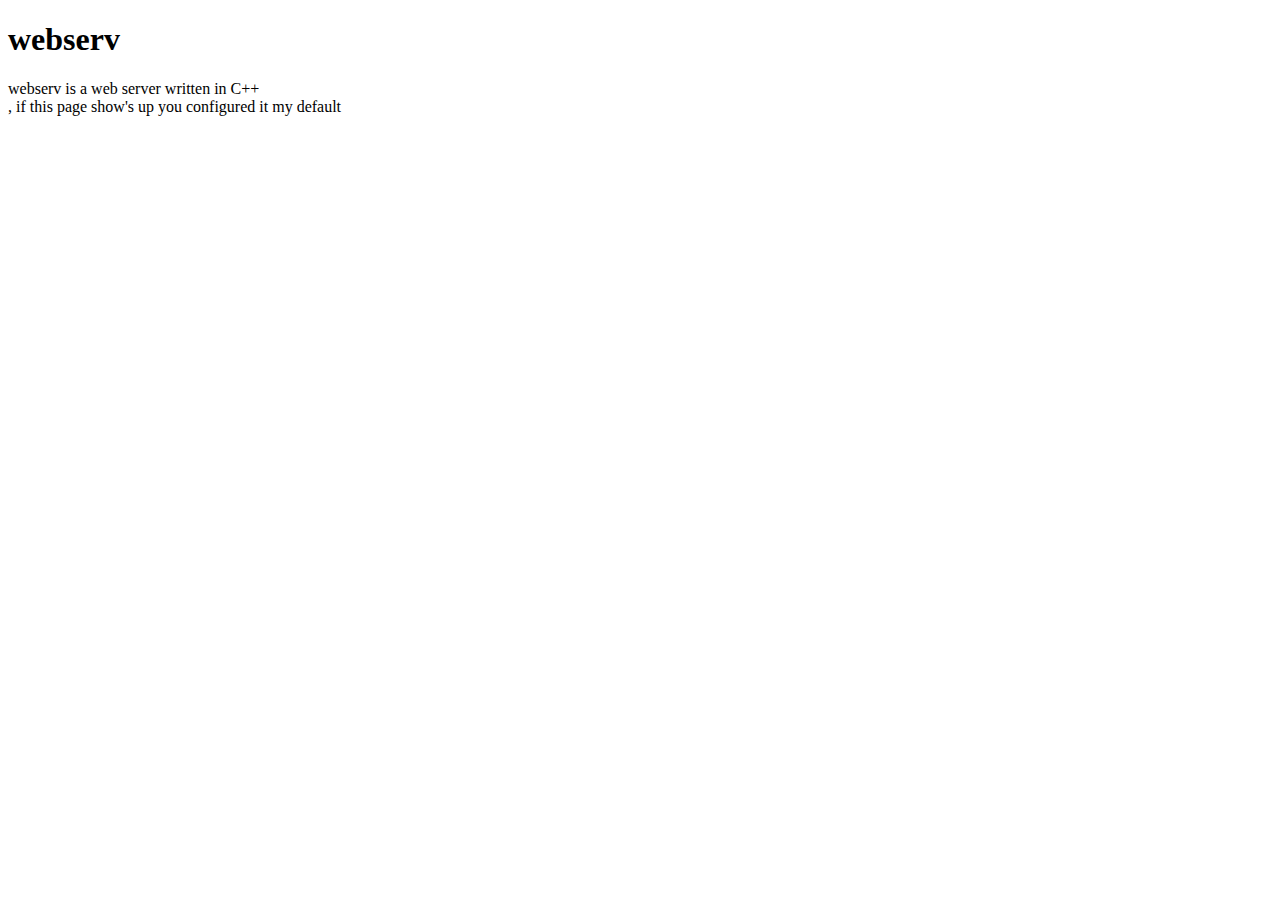
<file: content/index.html>
<!DOCTYPE html>
<html lang="en">
<head>
    <meta charset="UTF-8">
    <meta name="viewport" content="width=device-width, initial-scale=1.0">
    <title>webserv</title>
</head>
<body>
    <h1>webserv</h1>
    <p>webserv is a web server written in C++ </br>, if this page show's up you configured it my default </p>
</body>
</html>
</file>
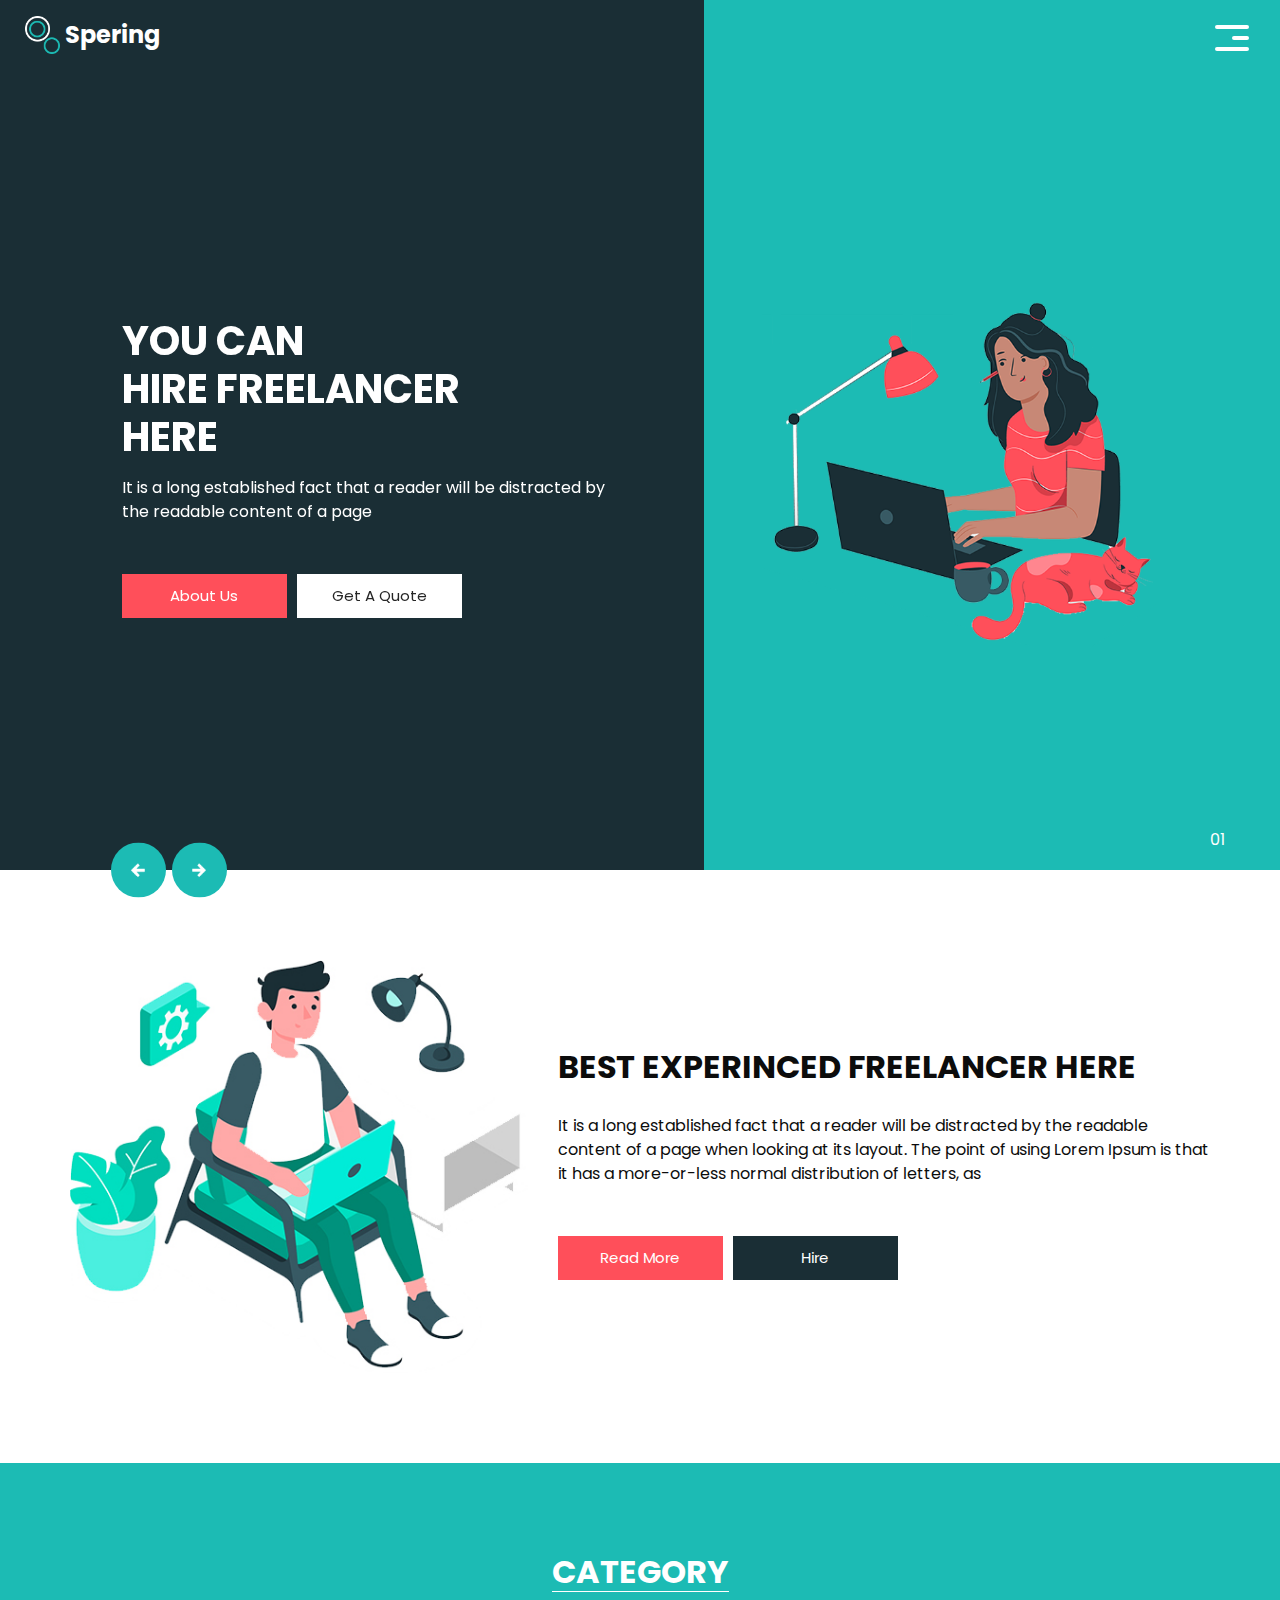
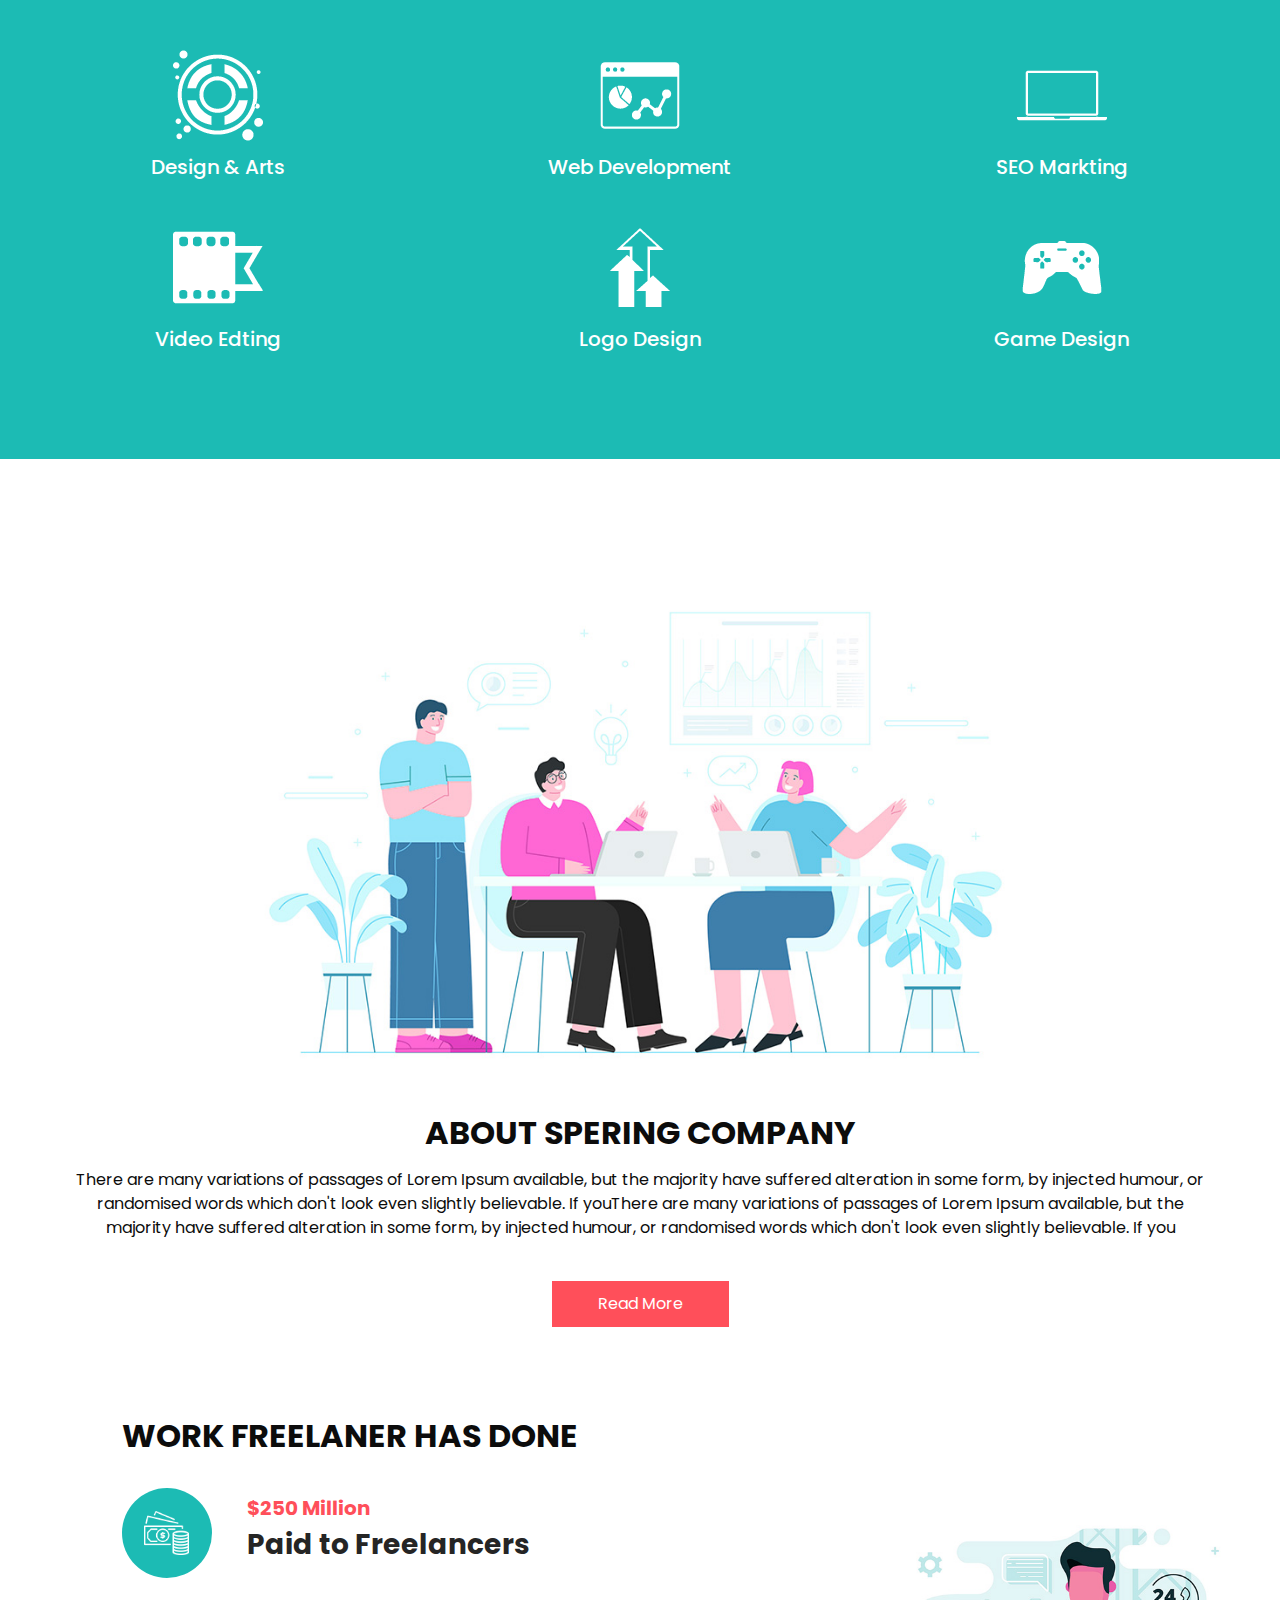
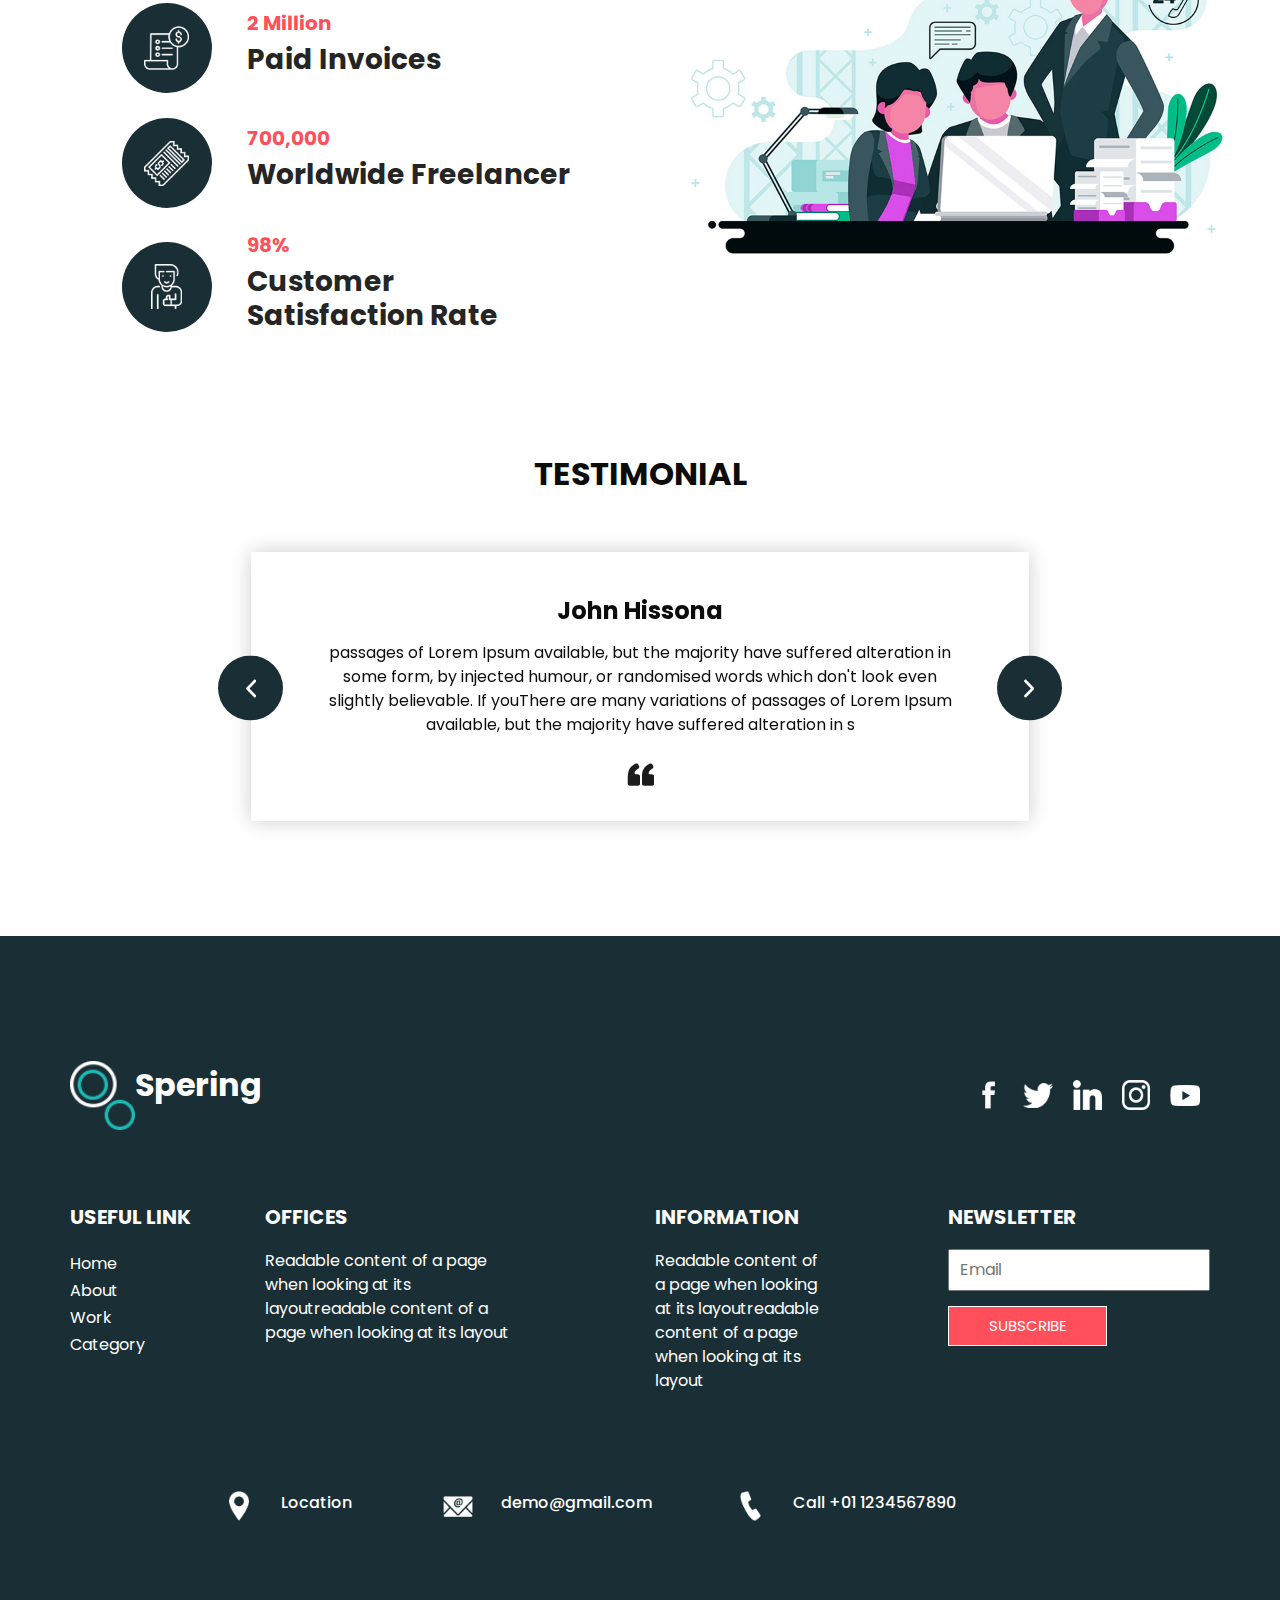
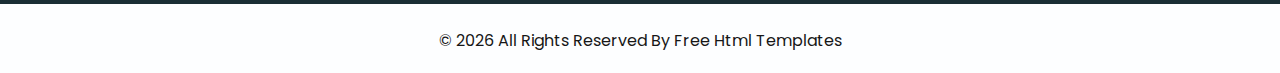
<file: content/website/index.html>
<!DOCTYPE html>
<html>

<head>
  <!-- Basic -->
  <meta charset="utf-8" />
  <meta http-equiv="X-UA-Compatible" content="IE=edge" />
  <!-- Mobile Metas -->
  <meta name="viewport" content="width=device-width, initial-scale=1, shrink-to-fit=no" />
  <!-- Site Metas -->
  <meta name="keywords" content="" />
  <meta name="description" content="" />
  <meta name="author" content="" />

  <title>Spering</title>

  <!-- bootstrap core css -->
  <link rel="stylesheet" type="text/css" href="css/bootstrap.css" />

  <link href="https://fonts.googleapis.com/css?family=Poppins:400,700&display=swap" rel="stylesheet">
  <!-- Custom styles for this template -->
  <link href="css/style.css" rel="stylesheet" />
  <!-- responsive style -->
  <link href="css/responsive.css" rel="stylesheet" />
</head>

<body>
  <div class="hero_area">
    <!-- header section strats -->
    <header class="header_section">
      <div class="container-fluid">
        <nav class="navbar navbar-expand-lg custom_nav-container">
          <a class="navbar-brand" href="index.html">
            <img src="images/logo.png" alt="" />
            <span>
              Spering
            </span>
          </a>
          <button class="navbar-toggler" type="button" data-toggle="collapse" data-target="#navbarSupportedContent" aria-controls="navbarSupportedContent" aria-expanded="false" aria-label="Toggle navigation">
            <span class="navbar-toggler-icon"></span>
          </button>

          <div class="collapse navbar-collapse" id="navbarSupportedContent">
            <ul class="navbar-nav  ">
              <li class="nav-item active">
                <a class="nav-link" href="index.html">Home <span class="sr-only">(current)</span></a>
              </li>
              <li class="nav-item">
                <a class="nav-link" href="about.html"> About</a>
              </li>
              <li class="nav-item">
                <a class="nav-link" href="work.html">Work </a>
              </li>
              <li class="nav-item">
                <a class="nav-link" href="category.html"> Category </a>
              </li>
            </ul>
            <div class="user_option">
              <a href="">
                <span>
                  Login
                </span>
              </a>
              <form class="form-inline my-2 my-lg-0 ml-0 ml-lg-4 mb-3 mb-lg-0">
                <button class="btn  my-2 my-sm-0 nav_search-btn" type="submit"></button>
              </form>
            </div>
          </div>
          <div>
            <div class="custom_menu-btn ">
              <button>
                <span class=" s-1">

                </span>
                <span class="s-2">

                </span>
                <span class="s-3">

                </span>
              </button>
            </div>
          </div>

        </nav>
      </div>
    </header>
    <!-- end header section -->
    <!-- slider section -->
    <section class="slider_section ">
      <div class="carousel_btn-container">
        <a class="carousel-control-prev" href="#carouselExampleIndicators" role="button" data-slide="prev">
          <span class="sr-only">Previous</span>
        </a>
        <a class="carousel-control-next" href="#carouselExampleIndicators" role="button" data-slide="next">
          <span class="sr-only">Next</span>
        </a>
      </div>
      <div id="carouselExampleIndicators" class="carousel slide" data-ride="carousel">
        <ol class="carousel-indicators">
          <li data-target="#carouselExampleIndicators" data-slide-to="0" class="active">01</li>
          <li data-target="#carouselExampleIndicators" data-slide-to="1">02</li>
          <li data-target="#carouselExampleIndicators" data-slide-to="2">03</li>
        </ol>
        <div class="carousel-inner">
          <div class="carousel-item active">
            <div class="container-fluid">
              <div class="row">
                <div class="col-md-5 offset-md-1">
                  <div class="detail-box">
                    <h1>
                      You Can <br>
                      Hire Freelancer <br>
                      Here
                    </h1>
                    <p>
                      It is a long established fact that a reader will be distracted by
                      the readable content of a page
                    </p>
                    <div class="btn-box">
                      <a href="" class="btn-1">
                        About Us
                      </a>
                      <a href="" class="btn-2">
                        Get A Quote
                      </a>
                    </div>
                  </div>
                </div>
                <div class="offset-md-1 col-md-4 img-container">
                  <div class="img-box">
                    <img src="images/slider-img.png" alt="">
                  </div>
                </div>
              </div>
            </div>
          </div>
          <div class="carousel-item ">
            <div class="container-fluid">
              <div class="row">
                <div class="col-md-5 offset-md-1">
                  <div class="detail-box">
                    <h1>
                      You Can <br>
                      Hire Freelancer <br>
                      Here
                    </h1>
                    <p>
                      It is a long established fact that a reader will be distracted by
                      the readable content of a page
                    </p>
                    <div class="btn-box">
                      <a href="" class="btn-1">
                        About Us
                      </a>
                      <a href="" class="btn-2">
                        Get A Quote
                      </a>
                    </div>
                  </div>
                </div>
                <div class="offset-md-1 col-md-4 img-container">
                  <div class="img-box">
                    <img src="images/slider-img.png" alt="">
                  </div>
                </div>
              </div>
            </div>
          </div>
          <div class="carousel-item ">
            <div class="container-fluid">
              <div class="row">
                <div class="col-md-5 offset-md-1">
                  <div class="detail-box">
                    <h1>
                      You Can <br>
                      Hire Freelancer <br>
                      Here
                    </h1>
                    <p>
                      It is a long established fact that a reader will be distracted by
                      the readable content of a page
                    </p>
                    <div class="btn-box">
                      <a href="" class="btn-1">
                        About Us
                      </a>
                      <a href="" class="btn-2">
                        Get A Quote
                      </a>
                    </div>
                  </div>
                </div>
                <div class="offset-md-1 col-md-4 img-container">
                  <div class="img-box">
                    <img src="images/slider-img.png" alt="">
                  </div>
                </div>
              </div>
            </div>
          </div>
        </div>

      </div>

    </section>
    <!-- end slider section -->
  </div>


  <!-- experience section -->

  <section class="experience_section layout_padding">
    <div class="container">
      <div class="row">
        <div class="col-md-5">
          <div class="img-box">
            <img src="images/experience-img.jpg" alt="">
          </div>
        </div>
        <div class="col-md-7">
          <div class="detail-box">
            <div class="heading_container">
              <h2>
                Best Experinced Freelancer Here
              </h2>
            </div>
            <p>
              It is a long established fact that a reader will be distracted by the readable content of a page when looking at its layout. The point of using Lorem Ipsum is that it has a more-or-less normal distribution of letters, as
            </p>
            <div class="btn-box">
              <a href="" class="btn-1">
                Read More
              </a>
              <a href="" class="btn-2">
                Hire
              </a>
            </div>
          </div>
        </div>

      </div>
    </div>
  </section>

  <!-- end experience section -->

  <!-- category section -->

  <section class="category_section layout_padding">
    <div class="container">
      <div class="heading_container">
        <h2>
          Category
        </h2>
      </div>
      <div class="category_container">
        <div class="box">
          <div class="img-box">
            <img src="images/c1.png" alt="">
          </div>
          <div class="detail-box">
            <h5>
              Design & Arts
            </h5>
          </div>
        </div>
        <div class="box">
          <div class="img-box">
            <img src="images/c2.png" alt="">
          </div>
          <div class="detail-box">
            <h5>
              Web Development
            </h5>
          </div>
        </div>
        <div class="box">
          <div class="img-box">
            <img src="images/c3.png" alt="">
          </div>
          <div class="detail-box">
            <h5>
              SEO Markting
            </h5>
          </div>
        </div>
        <div class="box">
          <div class="img-box">
            <img src="images/c4.png" alt="">
          </div>
          <div class="detail-box">
            <h5>
              Video Edting
            </h5>
          </div>
        </div>
        <div class="box">
          <div class="img-box">
            <img src="images/c5.png" alt="">
          </div>
          <div class="detail-box">
            <h5>
              Logo Design
            </h5>
          </div>
        </div>
        <div class="box">
          <div class="img-box">
            <img src="images/c6.png" alt="">
          </div>
          <div class="detail-box">
            <h5>
              Game Design
            </h5>
          </div>
        </div>
      </div>
    </div>
  </section>


  <!-- end category section -->

  <!-- about section -->

  <section class="about_section layout_padding">
    <div class="container">
      <div class="row">
        <div class="col-md-10 col-lg-9 mx-auto">
          <div class="img-box">
            <img src="images/about-img.jpg" alt="">
          </div>
        </div>
      </div>
      <div class="detail-box">
        <h2>
          About Spering Company
        </h2>
        <p>
          There are many variations of passages of Lorem Ipsum available, but the majority have suffered alteration in some form, by injected humour, or randomised words which don't look even slightly believable. If youThere are many variations of passages of Lorem Ipsum available, but the majority have suffered alteration in some form, by injected humour, or randomised words which don't look even slightly believable. If you
        </p>
        <a href="">
          Read More
        </a>
      </div>
    </div>
  </section>

  <!-- end about section -->

  <!-- freelance section -->

  <section class="freelance_section ">
    <div id="accordion">
      <div class="container-fluid">
        <div class="row">
          <div class="col-md-5 offset-md-1">
            <div class="detail-box">
              <div class="heading_container">
                <h2>
                  Work Freelaner Has Done
                </h2>
              </div>
              <div class="tab_container">
                <div class="t-link-box" data-toggle="collapse" data-target="#collapseOne" aria-expanded="true" aria-controls="collapseOne">
                  <div class="img-box">
                    <img src="images/f1.png" alt="">
                  </div>
                  <div class="detail-box">
                    <h5>
                      $250 Million
                    </h5>
                    <h3>
                      Paid to Freelancers
                    </h3>
                  </div>
                </div>
                <div class="t-link-box collapsed" data-toggle="collapse" data-target="#collapseTwo" aria-expanded="false" aria-controls="collapseTwo">
                  <div class="img-box">
                    <img src="images/f2.png" alt="">
                  </div>
                  <div class="detail-box">
                    <h5>
                      2 Million
                    </h5>
                    <h3>
                      Paid Invoices
                    </h3>
                  </div>
                </div>
                <div class="t-link-box collapsed" data-toggle="collapse" data-target="#collapseThree" aria-expanded="false" aria-controls="collapseThree">
                  <div class="img-box">
                    <img src="images/f3.png" alt="">
                  </div>
                  <div class="detail-box">
                    <h5>
                      700,000
                    </h5>
                    <h3>
                      Worldwide Freelancer
                    </h3>
                  </div>
                </div>
                <div class="t-link-box collapsed" data-toggle="collapse" data-target="#collapseFour" aria-expanded="false" aria-controls="collapseFour">
                  <div class="img-box">
                    <img src="images/f4.png" alt="">
                  </div>
                  <div class="detail-box">
                    <h5>
                      98%
                    </h5>
                    <h3>
                      Customer <br>
                      Satisfaction Rate
                    </h3>
                  </div>
                </div>
              </div>
            </div>
          </div>
          <div class="col-md-6">
            <div class="collapse show" id="collapseOne" aria-labelledby="headingOne" data-parent="#accordion">
              <div class="img-box">
                <img src="images/freelance-img.jpg" alt="">
              </div>
            </div>
            <div class="collapse" id="collapseTwo" aria-labelledby="headingTwo" data-parent="#accordion">
              <div class="img-box">
                <img src="images/freelance-img.jpg" alt="">
              </div>
            </div>
            <div class="collapse" id="collapseThree" aria-labelledby="headingThree" data-parent="#accordion">
              <div class="img-box">
                <img src="images/freelance-img.jpg" alt="">
              </div>
            </div>
            <div class="collapse" id="collapseFour" aria-labelledby="headingfour" data-parent="#accordion">
              <div class="img-box">
                <img src="images/freelance-img.jpg" alt="">
              </div>
            </div>
          </div>
        </div>
      </div>
    </div>
  </section>

  <!-- end freelance section -->

  <!-- client section -->

  <section class="client_section layout_padding">
    <div class="container">
      <div class="row">
        <div class="col-lg-9 col-md-10 mx-auto">
          <div class="heading_container">
            <h2>
              Testimonial
            </h2>
          </div>
          <div id="carouselExampleControls" class="carousel slide" data-ride="carousel">
            <div class="carousel-inner">
              <div class="carousel-item active">
                <div class="detail-box">
                  <h4>
                    John Hissona
                  </h4>
                  <p>
                    passages of Lorem Ipsum available, but the majority have suffered alteration in some form, by injected humour, or randomised words which don't look even slightly believable. If youThere are many variations of passages of Lorem Ipsum available, but the majority have suffered alteration in s
                  </p>
                  <img src="images/quote.png" alt="">
                </div>
              </div>
              <div class="carousel-item">
                <div class="detail-box">
                  <h4>
                    John Hissona
                  </h4>
                  <p>
                    passages of Lorem Ipsum available, but the majority have suffered alteration in some form, by injected humour, or randomised words which don't look even slightly believable. If youThere are many variations of passages of Lorem Ipsum available, but the majority have suffered alteration in s
                  </p>
                  <img src="images/quote.png" alt="">
                </div>
              </div>
              <div class="carousel-item">
                <div class="detail-box">
                  <h4>
                    John Hissona
                  </h4>
                  <p>
                    passages of Lorem Ipsum available, but the majority have suffered alteration in some form, by injected humour, or randomised words which don't look even slightly believable. If youThere are many variations of passages of Lorem Ipsum available, but the majority have suffered alteration in s
                  </p>
                  <img src="images/quote.png" alt="">
                </div>
              </div>
            </div>
            <a class="carousel-control-prev" href="#carouselExampleControls" role="button" data-slide="prev">
              <span class="sr-only">Previous</span>
            </a>
            <a class="carousel-control-next" href="#carouselExampleControls" role="button" data-slide="next">
              <span class="sr-only">Next</span>
            </a>
          </div>
        </div>
      </div>
    </div>
  </section>

  <!-- end client section -->



  <!-- info section -->

  <section class="info_section ">
    <div class="info_container layout_padding-top">
      <div class="container">
        <div class="info_top">
          <div class="info_logo">
            <img src="images/logo.png" alt="" />
            <span>
              Spering
            </span>
          </div>
          <div class="social_box">
            <a href="#">
              <img src="images/fb.png" alt="">
            </a>
            <a href="#">
              <img src="images/twitter.png" alt="">
            </a>
            <a href="#">
              <img src="images/linkedin.png" alt="">
            </a>
            <a href="#">
              <img src="images/instagram.png" alt="">
            </a>
            <a href="#">
              <img src="images/youtube.png" alt="">
            </a>
          </div>
        </div>

        <div class="info_main">
          <div class="row">
            <div class="col-md-3 col-lg-2">
              <div class="info_link-box">
                <h5>
                  Useful Link
                </h5>
                <ul>
                  <li class=" active">
                    <a class="" href="index.html">Home <span class="sr-only">(current)</span></a>
                  </li>
                  <li class="">
                    <a class="" href="about.html">About </a>
                  </li>
                  <li class="">
                    <a class="" href="work.html">Work </a>
                  </li>
                  <li class="">
                    <a class="" href="category.html">Category </a>
                  </li>
                </ul>
              </div>
            </div>
            <div class="col-md-3 ">
              <h5>
                Offices
              </h5>
              <p>
                Readable content of a page when looking at its layoutreadable content of a page when looking at its layout
              </p>
            </div>

            <div class="col-md-3 col-lg-2 offset-lg-1">
              <h5>
                Information
              </h5>
              <p>
                Readable content of a page when looking at its layoutreadable content of a page when looking at its layout
              </p>
            </div>

            <div class="col-md-3  offset-lg-1">
              <div class="info_form ">
                <h5>
                  Newsletter
                </h5>
                <form action="">
                  <input type="email" placeholder="Email">
                  <button>
                    Subscribe
                  </button>
                </form>
              </div>
            </div>
          </div>
        </div>
        <div class="row">
          <div class="col-lg-9 col-md-10 mx-auto">
            <div class="info_contact layout_padding2">
              <div class="row">
                <div class="col-md-3">
                  <a href="#" class="link-box">
                    <div class="img-box">
                      <img src="images/location.png" alt="">
                    </div>
                    <div class="detail-box">
                      <h6>
                        Location
                      </h6>
                    </div>
                  </a>
                </div>
                <div class="col-md-4">
                  <a href="#" class="link-box">
                    <div class="img-box">
                      <img src="images/mail.png" alt="">
                    </div>
                    <div class="detail-box">
                      <h6>
                        demo@gmail.com
                      </h6>
                    </div>
                  </a>
                </div>
                <div class="col-md-5">
                  <a href="#" class="link-box">
                    <div class="img-box">
                      <img src="images/call.png" alt="">
                    </div>
                    <div class="detail-box">
                      <h6>
                        Call +01 1234567890
                      </h6>
                    </div>
                  </a>
                </div>
              </div>
            </div>
          </div>
        </div>

      </div>
    </div>
  </section>

  <!-- end info section -->

  <!-- footer section -->
  <footer class="container-fluid footer_section ">
    <div class="container">
      <p>
        &copy; <span id="displayDate"></span> All Rights Reserved By
        <a href="https://html.design/">Free Html Templates</a>
      </p>
    </div>
  </footer>
  <!-- end  footer section -->


  <script src="js/jquery-3.4.1.min.js"></script>
  <script src="js/bootstrap.js"></script>
  <script src="js/custom.js"></script>


</body>
</body>

</html>
</file>
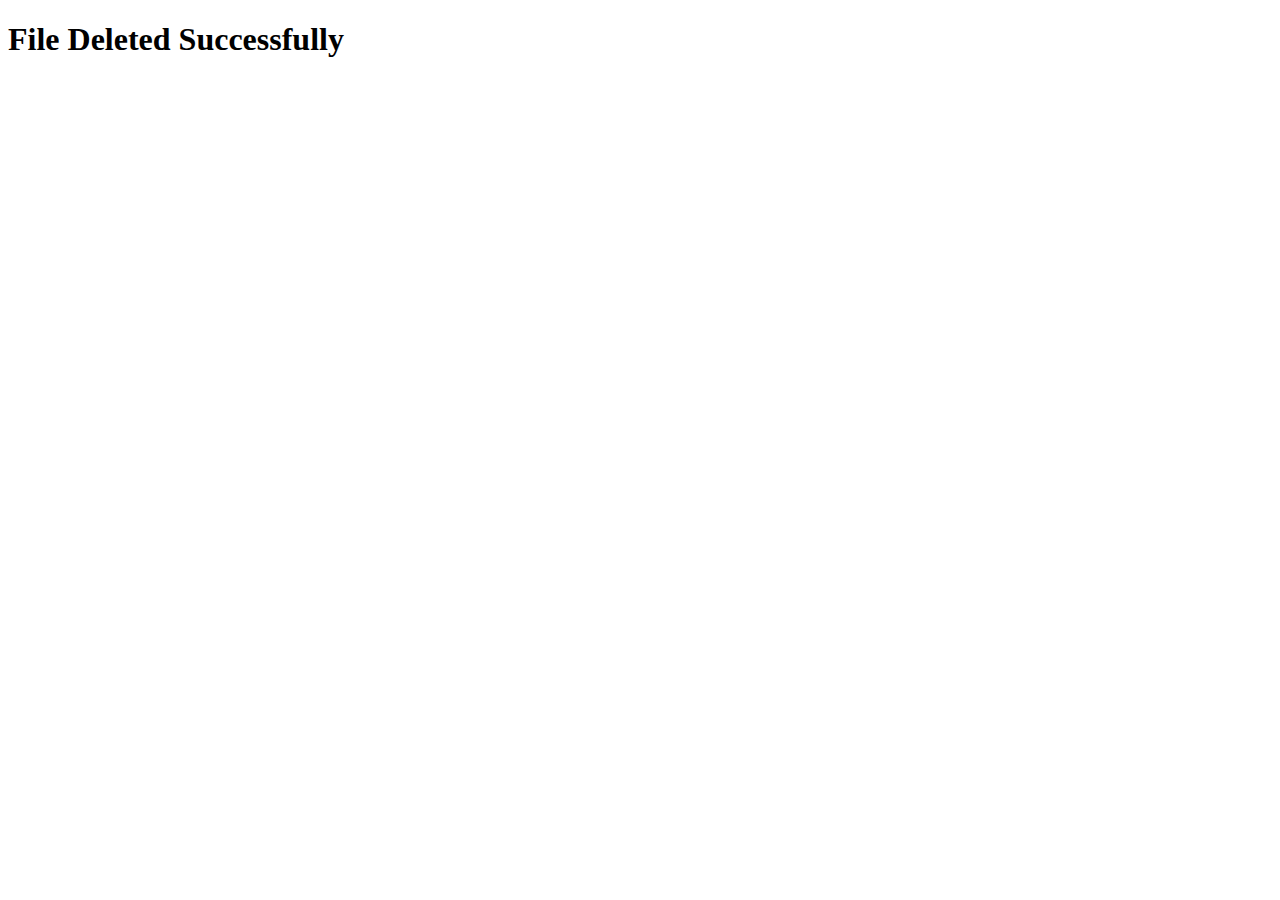
<file: content/200.html>
<!DOCTYPE html>
<html lang="en">
<head>
    <meta charset="UTF-8">
    <meta name="viewport" content="width=device-width, initial-scale=1.0">
    <title>200 Webserv: Ok</title>
</head>
<body>
    <h1>File Deleted Successfully</h1>
</body>
</html>
</file>
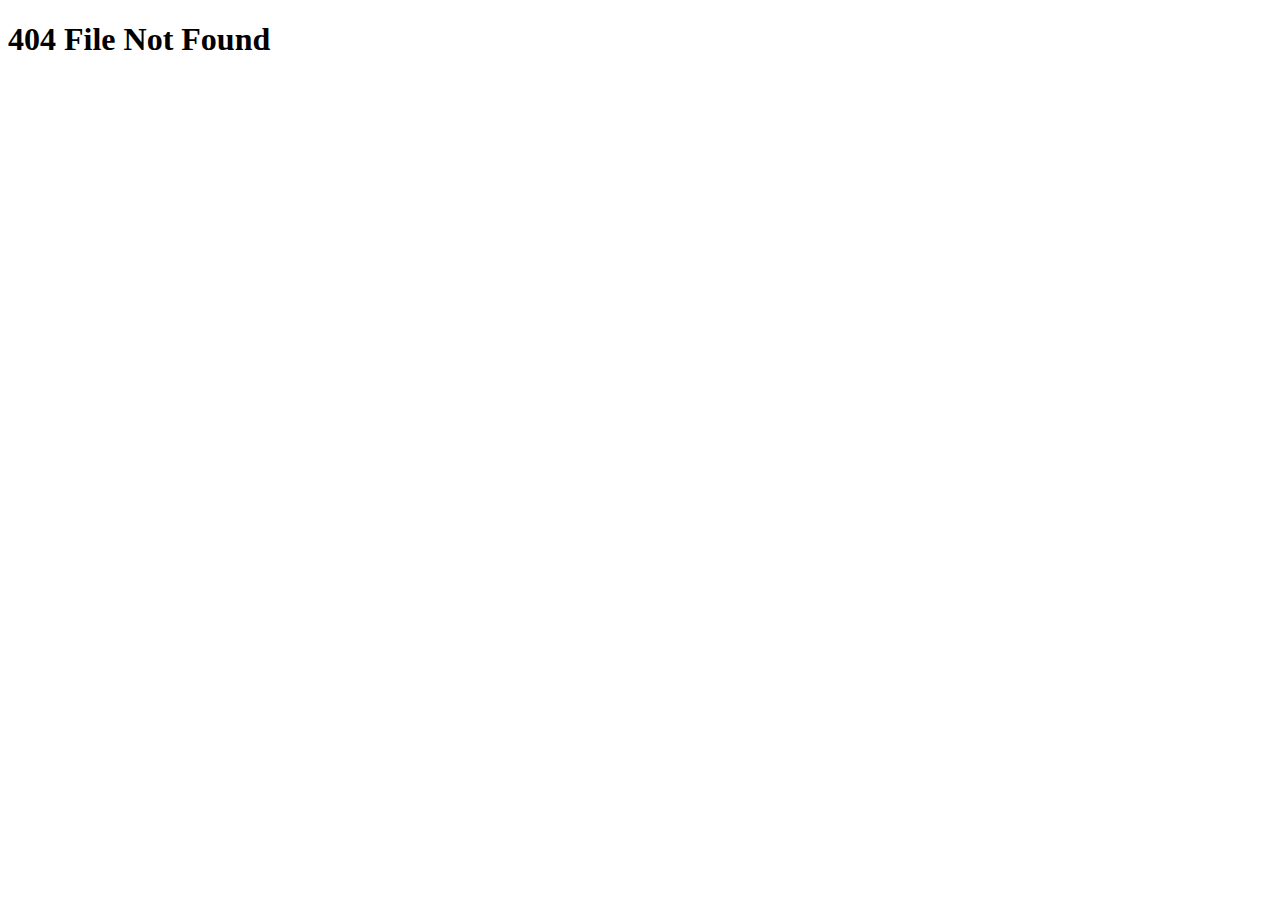
<file: content/error_404.html>
<!DOCTYPE html>
<html lang="en">
<head>
    <meta charset="UTF-8">
    <meta name="viewport" content="width=device-width, initial-scale=1.0">
    <title>Webserv error 404</title>
</head>
<body>
    <h1>404 File Not Found</h1>
</body>
</html>
</file>
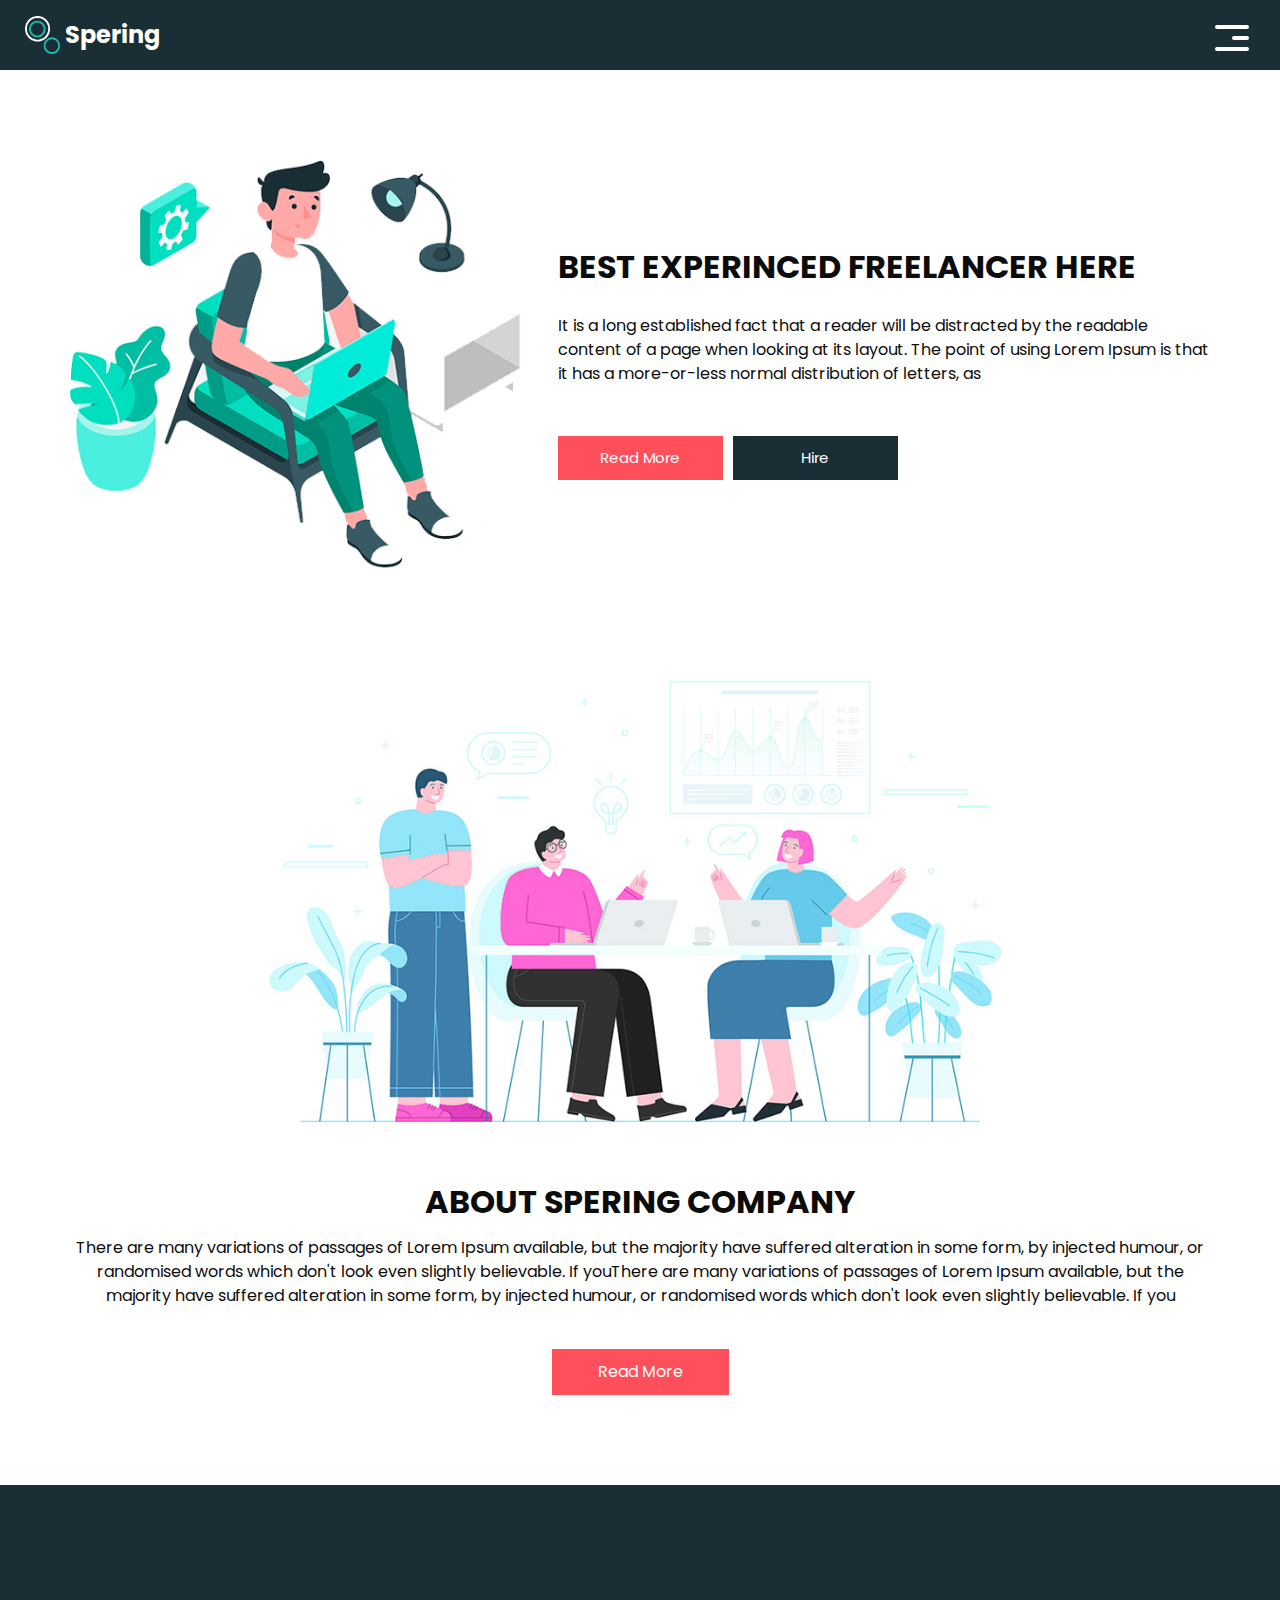
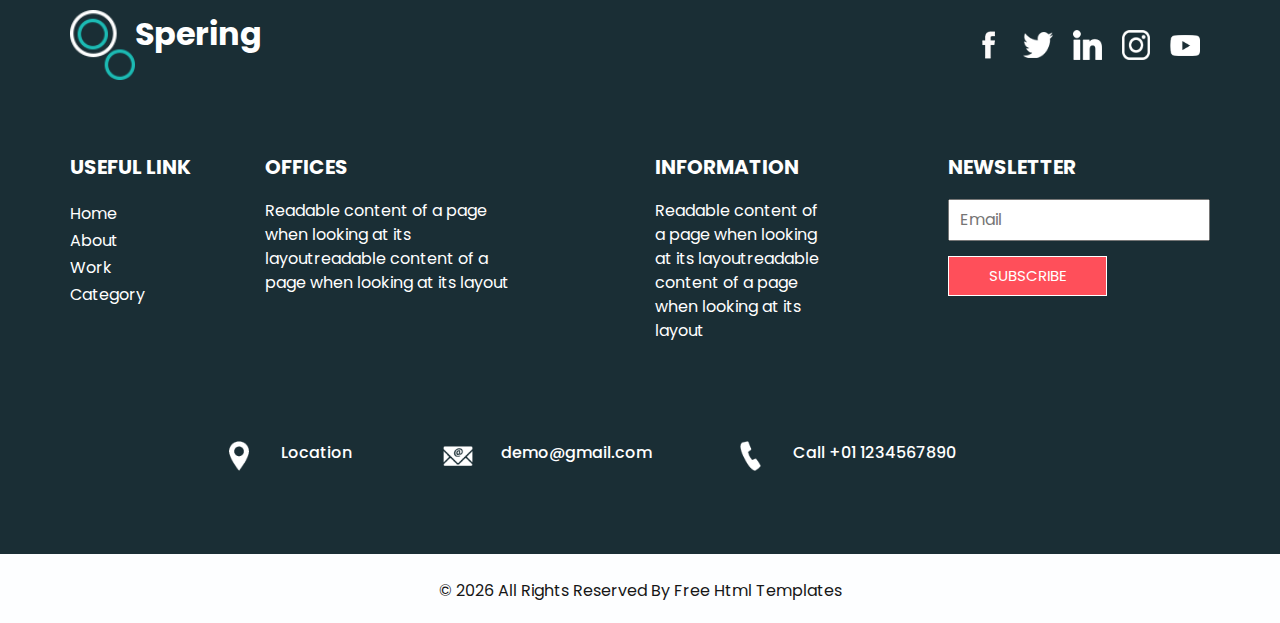
<file: content/website/about.html>
<!DOCTYPE html>
<html>

<head>
  <!-- Basic -->
  <meta charset="utf-8" />
  <meta http-equiv="X-UA-Compatible" content="IE=edge" />
  <!-- Mobile Metas -->
  <meta name="viewport" content="width=device-width, initial-scale=1, shrink-to-fit=no" />
  <!-- Site Metas -->
  <meta name="keywords" content="" />
  <meta name="description" content="" />
  <meta name="author" content="" />

  <title>Spering</title>

  <!-- bootstrap core css -->
  <link rel="stylesheet" type="text/css" href="css/bootstrap.css" />

  <link href="https://fonts.googleapis.com/css?family=Poppins:400,700&display=swap" rel="stylesheet">
  <!-- Custom styles for this template -->
  <link href="css/style.css" rel="stylesheet" />
  <!-- responsive style -->
  <link href="css/responsive.css" rel="stylesheet" />
</head>

<body class="sub_page">
  <div class="hero_area">
    <!-- header section strats -->
    <header class="header_section">
      <div class="container-fluid">
        <nav class="navbar navbar-expand-lg custom_nav-container">
          <a class="navbar-brand" href="index.html">
            <img src="images/logo.png" alt="" />
            <span>
              Spering
            </span>
          </a>
          <button class="navbar-toggler" type="button" data-toggle="collapse" data-target="#navbarSupportedContent" aria-controls="navbarSupportedContent" aria-expanded="false" aria-label="Toggle navigation">
            <span class="navbar-toggler-icon"></span>
          </button>

          <div class="collapse navbar-collapse" id="navbarSupportedContent">
            <ul class="navbar-nav  ">
              <li class="nav-item">
                <a class="nav-link" href="index.html">Home <span class="sr-only">(current)</span></a>
              </li>
              <li class="nav-item active">
                <a class="nav-link" href="about.html"> About</a>
              </li>
              <li class="nav-item">
                <a class="nav-link" href="work.html">Work </a>
              </li>
              <li class="nav-item">
                <a class="nav-link" href="category.html"> Category </a>
              </li>
            </ul>
            <div class="user_option">
              <a href="">
                <span>
                  Login
                </span>
              </a>
              <form class="form-inline my-2 my-lg-0 ml-0 ml-lg-4 mb-3 mb-lg-0">
                <button class="btn  my-2 my-sm-0 nav_search-btn" type="submit"></button>
              </form>
            </div>
          </div>
          <div>
            <div class="custom_menu-btn ">
              <button>
                <span class=" s-1">

                </span>
                <span class="s-2">

                </span>
                <span class="s-3">

                </span>
              </button>
            </div>
          </div>

        </nav>
      </div>
    </header>
    <!-- end header section -->
  </div>


  <!-- experience section -->

  <section class="experience_section layout_padding-top layout_padding2-bottom">
    <div class="container">
      <div class="row">
        <div class="col-md-5">
          <div class="img-box">
            <img src="images/experience-img.jpg" alt="">
          </div>
        </div>
        <div class="col-md-7">
          <div class="detail-box">
            <div class="heading_container">
              <h2>
                Best Experinced Freelancer Here
              </h2>
            </div>
            <p>
              It is a long established fact that a reader will be distracted by the readable content of a page when looking at its layout. The point of using Lorem Ipsum is that it has a more-or-less normal distribution of letters, as
            </p>
            <div class="btn-box">
              <a href="" class="btn-1">
                Read More
              </a>
              <a href="" class="btn-2">
                Hire
              </a>
            </div>
          </div>
        </div>

      </div>
    </div>
  </section>

  <!-- end experience section -->


  <!-- about section -->

  <section class="about_section layout_padding-bottom">
    <div class="container">
      <div class="row">
        <div class="col-md-10 col-lg-9 mx-auto">
          <div class="img-box">
            <img src="images/about-img.jpg" alt="">
          </div>
        </div>
      </div>
      <div class="detail-box">
        <h2>
          About Spering Company
        </h2>
        <p>
          There are many variations of passages of Lorem Ipsum available, but the majority have suffered alteration in some form, by injected humour, or randomised words which don't look even slightly believable. If youThere are many variations of passages of Lorem Ipsum available, but the majority have suffered alteration in some form, by injected humour, or randomised words which don't look even slightly believable. If you
        </p>
        <a href="">
          Read More
        </a>
      </div>
    </div>
  </section>

  <!-- end about section -->

  <!-- info section -->

  <section class="info_section ">
    <div class="info_container layout_padding-top">
      <div class="container">
        <div class="info_top">
          <div class="info_logo">
            <img src="images/logo.png" alt="" />
            <span>
              Spering
            </span>
          </div>
          <div class="social_box">
            <a href="#">
              <img src="images/fb.png" alt="">
            </a>
            <a href="#">
              <img src="images/twitter.png" alt="">
            </a>
            <a href="#">
              <img src="images/linkedin.png" alt="">
            </a>
            <a href="#">
              <img src="images/instagram.png" alt="">
            </a>
            <a href="#">
              <img src="images/youtube.png" alt="">
            </a>
          </div>
        </div>

        <div class="info_main">
          <div class="row">
            <div class="col-md-3 col-lg-2">
              <div class="info_link-box">
                <h5>
                  Useful Link
                </h5>
                <ul>
                  <li class=" active">
                    <a class="" href="index.html">Home <span class="sr-only">(current)</span></a>
                  </li>
                  <li class="">
                    <a class="" href="about.html">About </a>
                  </li>
                  <li class="">
                    <a class="" href="work.html">Work </a>
                  </li>
                  <li class="">
                    <a class="" href="category.html">Category </a>
                  </li>
                </ul>
              </div>
            </div>
            <div class="col-md-3 ">
              <h5>
                Offices
              </h5>
              <p>
                Readable content of a page when looking at its layoutreadable content of a page when looking at its layout
              </p>
            </div>

            <div class="col-md-3 col-lg-2 offset-lg-1">
              <h5>
                Information
              </h5>
              <p>
                Readable content of a page when looking at its layoutreadable content of a page when looking at its layout
              </p>
            </div>

            <div class="col-md-3  offset-lg-1">
              <div class="info_form ">
                <h5>
                  Newsletter
                </h5>
                <form action="">
                  <input type="email" placeholder="Email">
                  <button>
                    Subscribe
                  </button>
                </form>
              </div>
            </div>
          </div>
        </div>
        <div class="row">
          <div class="col-lg-9 col-md-10 mx-auto">
            <div class="info_contact layout_padding2">
              <div class="row">
                <div class="col-md-3">
                  <a href="#" class="link-box">
                    <div class="img-box">
                      <img src="images/location.png" alt="">
                    </div>
                    <div class="detail-box">
                      <h6>
                        Location
                      </h6>
                    </div>
                  </a>
                </div>
                <div class="col-md-4">
                  <a href="#" class="link-box">
                    <div class="img-box">
                      <img src="images/mail.png" alt="">
                    </div>
                    <div class="detail-box">
                      <h6>
                        demo@gmail.com
                      </h6>
                    </div>
                  </a>
                </div>
                <div class="col-md-5">
                  <a href="#" class="link-box">
                    <div class="img-box">
                      <img src="images/call.png" alt="">
                    </div>
                    <div class="detail-box">
                      <h6>
                        Call +01 1234567890
                      </h6>
                    </div>
                  </a>
                </div>
              </div>
            </div>
          </div>
        </div>

      </div>
    </div>
  </section>

  <!-- end info section -->

  <!-- footer section -->
  <footer class="container-fluid footer_section ">
    <div class="container">
      <p>
        &copy; <span id="displayDate"></span> All Rights Reserved By
        <a href="https://html.design/">Free Html Templates</a>
      </p>
    </div>
  </footer>
  <!-- end  footer section -->


  <script src="js/jquery-3.4.1.min.js"></script>
  <script src="js/bootstrap.js"></script>
  <script src="js/custom.js"></script>


</body>
</body>

</html>
</file>
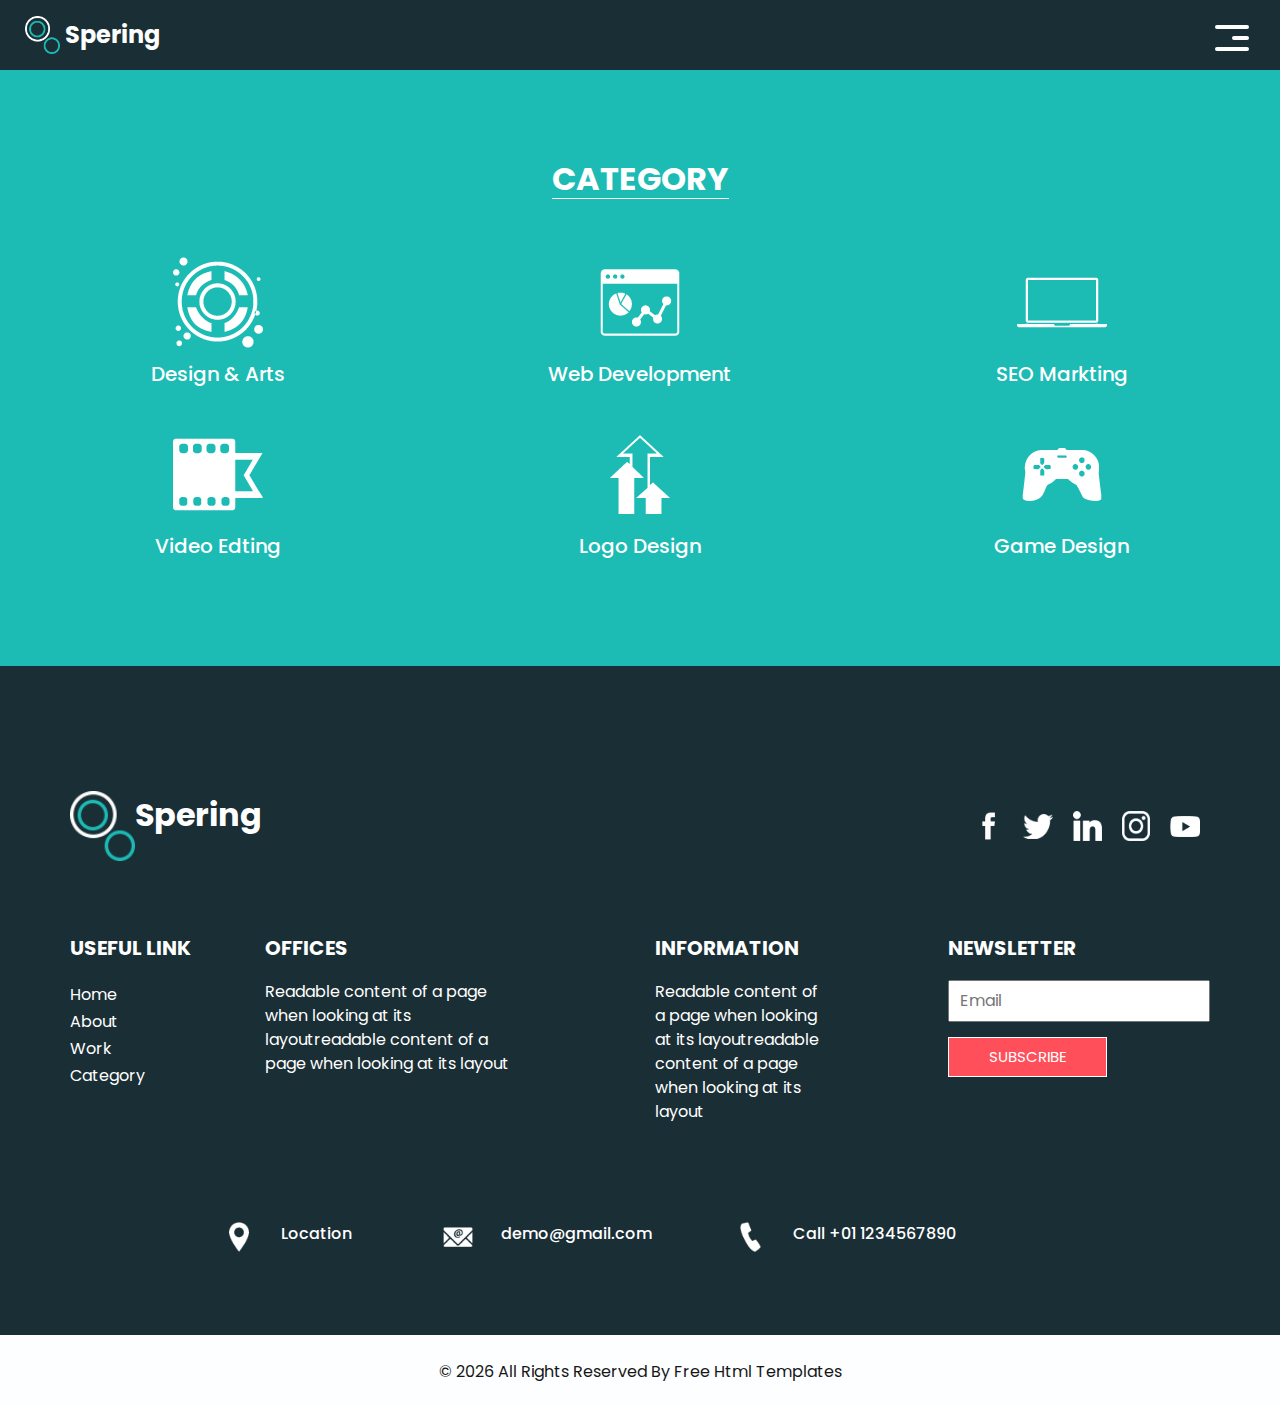
<file: content/website/category.html>
<!DOCTYPE html>
<html>

<head>
  <!-- Basic -->
  <meta charset="utf-8" />
  <meta http-equiv="X-UA-Compatible" content="IE=edge" />
  <!-- Mobile Metas -->
  <meta name="viewport" content="width=device-width, initial-scale=1, shrink-to-fit=no" />
  <!-- Site Metas -->
  <meta name="keywords" content="" />
  <meta name="description" content="" />
  <meta name="author" content="" />

  <title>Spering</title>

  <!-- bootstrap core css -->
  <link rel="stylesheet" type="text/css" href="css/bootstrap.css" />

  <link href="https://fonts.googleapis.com/css?family=Poppins:400,700&display=swap" rel="stylesheet">
  <!-- Custom styles for this template -->
  <link href="css/style.css" rel="stylesheet" />
  <!-- responsive style -->
  <link href="css/responsive.css" rel="stylesheet" />
</head>

<body class="sub_page">
  <div class="hero_area">
    <!-- header section strats -->
    <header class="header_section">
      <div class="container-fluid">
        <nav class="navbar navbar-expand-lg custom_nav-container">
          <a class="navbar-brand" href="index.html">
            <img src="images/logo.png" alt="" />
            <span>
              Spering
            </span>
          </a>
          <button class="navbar-toggler" type="button" data-toggle="collapse" data-target="#navbarSupportedContent" aria-controls="navbarSupportedContent" aria-expanded="false" aria-label="Toggle navigation">
            <span class="navbar-toggler-icon"></span>
          </button>

          <div class="collapse navbar-collapse" id="navbarSupportedContent">
            <ul class="navbar-nav  ">
              <li class="nav-item ">
                <a class="nav-link" href="index.html">Home <span class="sr-only">(current)</span></a>
              </li>
              <li class="nav-item">
                <a class="nav-link" href="about.html"> About</a>
              </li>
              <li class="nav-item">
                <a class="nav-link" href="work.html">Work </a>
              </li>
              <li class="nav-item active">
                <a class="nav-link" href="category.html"> Category </a>
              </li>
            </ul>
            <div class="user_option">
              <a href="">
                <span>
                  Login
                </span>
              </a>
              <form class="form-inline my-2 my-lg-0 ml-0 ml-lg-4 mb-3 mb-lg-0">
                <button class="btn  my-2 my-sm-0 nav_search-btn" type="submit"></button>
              </form>
            </div>
          </div>
          <div>
            <div class="custom_menu-btn ">
              <button>
                <span class=" s-1">

                </span>
                <span class="s-2">

                </span>
                <span class="s-3">

                </span>
              </button>
            </div>
          </div>

        </nav>
      </div>
    </header>
    <!-- end header section -->
  </div>

  <!-- category section -->

  <section class="category_section layout_padding">
    <div class="container">
      <div class="heading_container">
        <h2>
          Category
        </h2>
      </div>
      <div class="category_container">
        <div class="box">
          <div class="img-box">
            <img src="images/c1.png" alt="">
          </div>
          <div class="detail-box">
            <h5>
              Design & Arts
            </h5>
          </div>
        </div>
        <div class="box">
          <div class="img-box">
            <img src="images/c2.png" alt="">
          </div>
          <div class="detail-box">
            <h5>
              Web Development
            </h5>
          </div>
        </div>
        <div class="box">
          <div class="img-box">
            <img src="images/c3.png" alt="">
          </div>
          <div class="detail-box">
            <h5>
              SEO Markting
            </h5>
          </div>
        </div>
        <div class="box">
          <div class="img-box">
            <img src="images/c4.png" alt="">
          </div>
          <div class="detail-box">
            <h5>
              Video Edting
            </h5>
          </div>
        </div>
        <div class="box">
          <div class="img-box">
            <img src="images/c5.png" alt="">
          </div>
          <div class="detail-box">
            <h5>
              Logo Design
            </h5>
          </div>
        </div>
        <div class="box">
          <div class="img-box">
            <img src="images/c6.png" alt="">
          </div>
          <div class="detail-box">
            <h5>
              Game Design
            </h5>
          </div>
        </div>
      </div>
    </div>
  </section>
  <!-- end category section -->

  <!-- info section -->

  <section class="info_section ">
    <div class="info_container layout_padding-top">
      <div class="container">
        <div class="info_top">
          <div class="info_logo">
            <img src="images/logo.png" alt="" />
            <span>
              Spering
            </span>
          </div>
          <div class="social_box">
            <a href="#">
              <img src="images/fb.png" alt="">
            </a>
            <a href="#">
              <img src="images/twitter.png" alt="">
            </a>
            <a href="#">
              <img src="images/linkedin.png" alt="">
            </a>
            <a href="#">
              <img src="images/instagram.png" alt="">
            </a>
            <a href="#">
              <img src="images/youtube.png" alt="">
            </a>
          </div>
        </div>

        <div class="info_main">
          <div class="row">
            <div class="col-md-3 col-lg-2">
              <div class="info_link-box">
                <h5>
                  Useful Link
                </h5>
                <ul>
                  <li class=" active">
                    <a class="" href="index.html">Home <span class="sr-only">(current)</span></a>
                  </li>
                  <li class="">
                    <a class="" href="about.html">About </a>
                  </li>
                  <li class="">
                    <a class="" href="work.html">Work </a>
                  </li>
                  <li class="">
                    <a class="" href="category.html">Category </a>
                  </li>
                </ul>
              </div>
            </div>
            <div class="col-md-3 ">
              <h5>
                Offices
              </h5>
              <p>
                Readable content of a page when looking at its layoutreadable content of a page when looking at its layout
              </p>
            </div>

            <div class="col-md-3 col-lg-2 offset-lg-1">
              <h5>
                Information
              </h5>
              <p>
                Readable content of a page when looking at its layoutreadable content of a page when looking at its layout
              </p>
            </div>

            <div class="col-md-3  offset-lg-1">
              <div class="info_form ">
                <h5>
                  Newsletter
                </h5>
                <form action="">
                  <input type="email" placeholder="Email">
                  <button>
                    Subscribe
                  </button>
                </form>
              </div>
            </div>
          </div>
        </div>
        <div class="row">
          <div class="col-lg-9 col-md-10 mx-auto">
            <div class="info_contact layout_padding2">
              <div class="row">
                <div class="col-md-3">
                  <a href="#" class="link-box">
                    <div class="img-box">
                      <img src="images/location.png" alt="">
                    </div>
                    <div class="detail-box">
                      <h6>
                        Location
                      </h6>
                    </div>
                  </a>
                </div>
                <div class="col-md-4">
                  <a href="#" class="link-box">
                    <div class="img-box">
                      <img src="images/mail.png" alt="">
                    </div>
                    <div class="detail-box">
                      <h6>
                        demo@gmail.com
                      </h6>
                    </div>
                  </a>
                </div>
                <div class="col-md-5">
                  <a href="#" class="link-box">
                    <div class="img-box">
                      <img src="images/call.png" alt="">
                    </div>
                    <div class="detail-box">
                      <h6>
                        Call +01 1234567890
                      </h6>
                    </div>
                  </a>
                </div>
              </div>
            </div>
          </div>
        </div>

      </div>
    </div>
  </section>

  <!-- end info section -->

  <!-- footer section -->
  <footer class="container-fluid footer_section ">
    <div class="container">
      <p>
        &copy; <span id="displayDate"></span> All Rights Reserved By
        <a href="https://html.design/">Free Html Templates</a>
      </p>
    </div>
  </footer>
  <!-- end  footer section -->


  <script src="js/jquery-3.4.1.min.js"></script>
  <script src="js/bootstrap.js"></script>
  <script src="js/custom.js"></script>

</body>
</body>

</html>
</file>
<file: content/website/css/style.css>
body {
  font-family: 'Poppins', sans-serif;
  color: #0c0c0c;
  background-color: #ffffff;
}

.layout_padding {
  padding-top: 90px;
  padding-bottom: 90px;
}

.layout_padding2 {
  padding: 45px 0;
}

.layout_padding2-top {
  padding-top: 45px;
  padding-bottom: 45px;
}

.layout_padding2-bottom {
  padding-bottom: 45px;
}

.layout_padding-top {
  padding-top: 90px;
}

.layout_padding-bottom {
  padding-bottom: 90px;
}

.heading_container {
  display: -webkit-box;
  display: -ms-flexbox;
  display: flex;
}

.heading_container h2 {
  font-weight: bold;
  text-transform: uppercase;
}

/*header section*/
.hero_area {
  height: calc(100vh - 30px);
  background: -webkit-gradient(linear, left top, right top, color-stop(55%, #1a2e35), color-stop(55%, #1cbbb4));
  background: linear-gradient(to right, #1a2e35 55%, #1cbbb4 55%);
  display: -webkit-box;
  display: -ms-flexbox;
  display: flex;
  -webkit-box-orient: vertical;
  -webkit-box-direction: normal;
      -ms-flex-direction: column;
          flex-direction: column;
  position: relative;
}

.sub_page .hero_area {
  height: auto;
  background: none;
  background-color: #1a2e35;
}

.hero_area.sub_pages {
  height: auto;
}

.header_section {
  overflow-x: hidden;
}

.header_section .container-fluid {
  padding-right: 25px;
  padding-left: 25px;
}

.header_section .nav_container {
  margin: 0 auto;
}

.header_section .user_option {
  display: -webkit-box;
  display: -ms-flexbox;
  display: flex;
  -webkit-box-align: center;
      -ms-flex-align: center;
          align-items: center;
}

.header_section .user_option a {
  display: -webkit-box;
  display: -ms-flexbox;
  display: flex;
  color: #ffffff;
  -webkit-box-align: center;
      -ms-flex-align: center;
          align-items: center;
}

.header_section .user_option a img {
  min-width: 20px;
  height: 20px;
  margin-right: 5px;
}

.custom_nav-container.navbar-expand-lg .navbar-nav .nav-item .nav-link {
  padding: 10px 15px;
  color: #ffffff;
  text-align: center;
}

a,
a:hover,
a:focus {
  text-decoration: none;
}

a:hover,
a:focus {
  color: initial;
}

.btn,
.btn:focus {
  outline: none !important;
  -webkit-box-shadow: none;
          box-shadow: none;
}

.custom_nav-container .nav_search-btn {
  background-image: url(../images/search-icon.png);
  background-size: 17px;
  background-repeat: no-repeat;
  background-position-y: 7px;
  width: 35px;
  height: 35px;
  padding: 0;
  border: none;
}

.custom_nav-container form {
  padding-top: 7px;
}

.navbar-brand {
  margin-right: 5%;
  display: -webkit-box;
  display: -ms-flexbox;
  display: flex;
  -webkit-box-align: center;
      -ms-flex-align: center;
          align-items: center;
}

.navbar-brand img {
  width: 35px;
  margin-right: 5px;
}

.navbar-brand span {
  font-weight: bold;
  color: #ffffff;
  font-size: 24px;
}

.custom_nav-container {
  z-index: 99999;
  padding: 0;
  height: 70px;
}

.custom_nav-container .navbar-toggler {
  outline: none;
}

.custom_nav-container .navbar-toggler .navbar-toggler-icon {
  background-image: url(../images/menu.png);
  background-size: 30px;
  width: 32px;
  height: 32px;
}

.lg_toggl-btn {
  background-color: transparent;
  border: none;
  outline: none;
  width: 56px;
  height: 40px;
  cursor: pointer;
}

.lg_toggl-btn:focus {
  outline: none;
}

.login_btn-container {
  padding-top: 30px;
}

.login_btn-container a {
  color: #1cbbb4;
  text-transform: uppercase;
}

/*end header section*/
/* slider section */
.slider_section {
  -webkit-box-flex: 1;
      -ms-flex: 1;
          flex: 1;
  display: -webkit-box;
  display: -ms-flexbox;
  display: flex;
  -webkit-box-align: center;
      -ms-flex-align: center;
          align-items: center;
  position: relative;
}

.slider_section .row {
  -webkit-box-align: center;
      -ms-flex-align: center;
          align-items: center;
}

.slider_section .row > div {
  position: unset;
}

.slider_section .detail-box h1 {
  color: #ffffff;
  font-weight: bold;
  text-transform: uppercase;
}

.slider_section .detail-box p {
  color: #ffffff;
  margin-top: 15px;
}

.slider_section .detail-box .btn-box {
  display: -webkit-box;
  display: -ms-flexbox;
  display: flex;
  -ms-flex-wrap: wrap;
      flex-wrap: wrap;
  margin: 45px -5px 0 -5px;
}

.slider_section .detail-box .btn-box a {
  text-align: center;
  width: 165px;
  font-size: 15px;
  margin: 5px;
}

.slider_section .detail-box .btn-box .btn-1 {
  display: inline-block;
  padding: 10px 0;
  background-color: #ff4f5a;
  color: #ffffff;
  -webkit-transition: all 0.3s;
  transition: all 0.3s;
  border: 1px solid transparent;
  border-radius: 0;
}

.slider_section .detail-box .btn-box .btn-1:hover {
  background-color: transparent;
  border-color: #ff4f5a;
  color: #ff4f5a;
}

.slider_section .detail-box .btn-box .btn-2 {
  display: inline-block;
  padding: 10px 0;
  background-color: #ffffff;
  color: #252525;
  -webkit-transition: all 0.3s;
  transition: all 0.3s;
  border: 1px solid transparent;
  border-radius: 0;
}

.slider_section .detail-box .btn-box .btn-2:hover {
  background-color: transparent;
  border-color: #ffffff;
  color: #ffffff;
}

.slider_section .img-container .img-box img {
  width: 100%;
}

.slider_section #carouselExampleIndicators {
  position: unset;
  width: 100%;
}

.slider_section .carousel_btn-container {
  width: 120px;
  position: absolute;
  bottom: 0;
  display: -webkit-box;
  display: -ms-flexbox;
  display: flex;
  -webkit-box-pack: justify;
      -ms-flex-pack: justify;
          justify-content: space-between;
  left: 8.5%;
  z-index: 999;
  -webkit-transform: translateY(50%);
          transform: translateY(50%);
}

.slider_section .carousel_btn-container .carousel-control-prev,
.slider_section .carousel_btn-container .carousel-control-next {
  position: relative;
  width: 55px;
  height: 55px;
  border: none;
  border-radius: 100%;
  opacity: 1;
  background-repeat: no-repeat;
  background-size: 14px;
  background-position: center;
  background-color: #1cbbb4;
  margin: 2px;
}

.slider_section .carousel_btn-container .carousel-control-prev:hover,
.slider_section .carousel_btn-container .carousel-control-next:hover {
  background-color: #ff4f5a;
}

.slider_section .carousel_btn-container .carousel-control-prev {
  background-image: url(../images/prev.png);
}

.slider_section .carousel_btn-container .carousel-control-next {
  background-image: url(../images/next.png);
}

.slider_section ol.carousel-indicators {
  margin: 0;
  width: 75px;
  bottom: 45px;
  left: initial;
  right: 25px;
}

.slider_section ol.carousel-indicators li {
  border-radius: 100%;
  text-indent: 0px;
  text-align: center;
  line-height: 55px;
  color: #ffffff;
  background-color: transparent;
  opacity: 1;
  display: none;
}

.slider_section ol.carousel-indicators li.active {
  display: block;
}

.experience_section .row {
  -webkit-box-align: center;
      -ms-flex-align: center;
          align-items: center;
}

.experience_section .detail-box p {
  margin-top: 20px;
}

.experience_section .detail-box .btn-box {
  display: -webkit-box;
  display: -ms-flexbox;
  display: flex;
  -ms-flex-wrap: wrap;
      flex-wrap: wrap;
  margin: 45px -5px 0 -5px;
}

.experience_section .detail-box .btn-box a {
  text-align: center;
  width: 165px;
  font-size: 15px;
  margin: 5px;
}

.experience_section .detail-box .btn-box .btn-1 {
  display: inline-block;
  padding: 10px 0;
  background-color: #ff4f5a;
  color: #ffffff;
  -webkit-transition: all 0.3s;
  transition: all 0.3s;
  border: 1px solid transparent;
  border-radius: 0;
}

.experience_section .detail-box .btn-box .btn-1:hover {
  background-color: transparent;
  border-color: #ff4f5a;
  color: #ff4f5a;
}

.experience_section .detail-box .btn-box .btn-2 {
  display: inline-block;
  padding: 10px 0;
  background-color: #1a2e35;
  color: #ffffff;
  -webkit-transition: all 0.3s;
  transition: all 0.3s;
  border: 1px solid transparent;
  border-radius: 0;
}

.experience_section .detail-box .btn-box .btn-2:hover {
  background-color: transparent;
  border-color: #1a2e35;
  color: #1a2e35;
}

.experience_section .img-box img {
  width: 100%;
}

.category_section {
  background-color: #1cbbb4;
  color: #ffffff;
  text-align: center;
}

.category_section .heading_container {
  -webkit-box-pack: center;
      -ms-flex-pack: center;
          justify-content: center;
}

.category_section .heading_container h2 {
  border-bottom: 1px solid #ffffff;
}

.category_section .category_container {
  display: -webkit-box;
  display: -ms-flexbox;
  display: flex;
  -ms-flex-wrap: wrap;
      flex-wrap: wrap;
  -webkit-box-pack: justify;
      -ms-flex-pack: justify;
          justify-content: space-between;
  margin-top: 25px;
}

.category_section .category_container .box {
  display: -webkit-box;
  display: -ms-flexbox;
  display: flex;
  -webkit-box-orient: vertical;
  -webkit-box-direction: normal;
      -ms-flex-direction: column;
          flex-direction: column;
  -webkit-box-align: center;
      -ms-flex-align: center;
          align-items: center;
  margin: 10px 0;
  min-width: 130px;
  -ms-flex-preferred-size: 26%;
      flex-basis: 26%;
}

.category_section .category_container .box .img-box {
  width: 120px;
  height: 120px;
  display: -webkit-box;
  display: -ms-flexbox;
  display: flex;
  -webkit-box-pack: center;
      -ms-flex-pack: center;
          justify-content: center;
  -webkit-box-align: center;
      -ms-flex-align: center;
          align-items: center;
}

.about_section {
  text-align: center;
}

.about_section .img-box img {
  width: 100%;
}

.about_section .detail-box h2 {
  font-weight: bold;
  text-transform: uppercase;
}

.about_section .detail-box p {
  margin-top: 15px;
}

.about_section .detail-box a {
  display: inline-block;
  padding: 10px 45px;
  background-color: #ff4f5a;
  color: #ffffff;
  -webkit-transition: all 0.3s;
  transition: all 0.3s;
  border: 1px solid transparent;
  border-radius: 0;
  margin-top: 25px;
}

.about_section .detail-box a:hover {
  background-color: transparent;
  border-color: #ff4f5a;
  color: #ff4f5a;
}

.freelance_section .row {
  -webkit-box-align: center;
      -ms-flex-align: center;
          align-items: center;
}

.freelance_section .tab_container .t-link-box {
  margin: 25px 0;
  display: -webkit-box;
  display: -ms-flexbox;
  display: flex;
  -webkit-box-align: center;
      -ms-flex-align: center;
          align-items: center;
  cursor: pointer;
}

.freelance_section .tab_container .t-link-box .img-box {
  width: 90px;
  height: 90px;
  min-width: 90px;
  min-height: 90px;
  display: -webkit-box;
  display: -ms-flexbox;
  display: flex;
  -webkit-box-pack: center;
      -ms-flex-pack: center;
          justify-content: center;
  -webkit-box-align: center;
      -ms-flex-align: center;
          align-items: center;
  background-color: #1a2e35;
  border-radius: 100%;
  margin-right: 35px;
}

.freelance_section .tab_container .t-link-box .img-box img {
  width: auto;
  height: auto;
  max-width: 45px;
  max-height: 45px;
}

.freelance_section .tab_container .t-link-box .detail-box h5 {
  font-weight: bold;
  color: #ff4f5a;
}

.freelance_section .tab_container .t-link-box .detail-box h3 {
  font-weight: bold;
  color: #252525;
}

.freelance_section .tab_container .t-link-box[aria-expanded="true"] .img-box, .freelance_section .tab_container .t-link-box:hover .img-box {
  background-color: #1cbbb4;
}

.freelance_section .img-box img {
  width: 100%;
}

.client_section .heading_container {
  -webkit-box-pack: center;
      -ms-flex-pack: center;
          justify-content: center;
  margin-bottom: 25px;
}

.client_section .detail-box {
  text-align: center;
  margin: 25px 35px;
  padding: 45px 65px 35px 65px;
  -webkit-box-shadow: 0px 0px 20px 0 rgba(0, 0, 0, 0.2);
          box-shadow: 0px 0px 20px 0 rgba(0, 0, 0, 0.2);
}

.client_section .detail-box h4 {
  font-weight: bold;
}

.client_section .detail-box p {
  margin-top: 15px;
  margin-bottom: 25px;
}

.client_section .carousel-control-prev,
.client_section .carousel-control-next {
  top: 50%;
  width: 65px;
  height: 65px;
  border: none;
  border-radius: 100%;
  opacity: 1;
  background-repeat: no-repeat;
  background-size: 10px;
  background-position: center;
  background-color: #1a2e35;
  margin: 2px;
  -webkit-transform: translateY(-50%);
          transform: translateY(-50%);
}

.client_section .carousel-control-prev {
  background-image: url(../images/prev-angle.png);
}

.client_section .carousel-control-next {
  background-image: url(../images/next-angle.png);
}

/* info section */
.info_section {
  position: relative;
  background-color: #1a2e35;
  color: #ffffff;
}

.info_section .heading_container {
  margin-bottom: 45px;
}

.info_section h5 {
  text-transform: uppercase;
  font-weight: bold;
  margin-bottom: 20px;
}

.info_section .info_top {
  display: -webkit-box;
  display: -ms-flexbox;
  display: flex;
  -webkit-box-align: center;
      -ms-flex-align: center;
          align-items: center;
  -webkit-box-pack: justify;
      -ms-flex-pack: justify;
          justify-content: space-between;
  margin-top: 35px;
  margin-bottom: 75px;
}

.info_section .info_top .info_logo {
  display: -webkit-box;
  display: -ms-flexbox;
  display: flex;
}

.info_section .info_top .info_logo img {
  width: 65px;
}

.info_section .info_top .info_logo span {
  color: #ffffff;
  font-weight: bold;
  font-size: 32px;
}

.info_section .info_top .social_box {
  display: -webkit-box;
  display: -ms-flexbox;
  display: flex;
  -webkit-box-align: center;
      -ms-flex-align: center;
          align-items: center;
}

.info_section .info_top .social_box a {
  margin: 0 10px;
}

.info_section .info_top .social_box a img {
  width: auto;
  height: auto;
  max-width: 30px;
  max-height: 30px;
}

.info_section a {
  text-transform: none;
}

.info_section ul {
  padding: 0;
}

.info_section ul li {
  list-style-type: none;
  margin: 3px 0;
}

.info_section ul li a {
  color: #ffffff;
}

.info_section .info_link-box {
  display: -webkit-box;
  display: -ms-flexbox;
  display: flex;
  -webkit-box-orient: vertical;
  -webkit-box-direction: normal;
      -ms-flex-direction: column;
          flex-direction: column;
}

.info_section .info_form form input {
  outline: none;
  width: 100%;
  padding: 7px 10px;
}

.info_section .info_form form button {
  display: inline-block;
  padding: 8px 40px;
  background-color: #ff4f5a;
  color: #ffffff;
  -webkit-transition: all 0.3s;
  transition: all 0.3s;
  border: 1px solid transparent;
  border-radius: 0;
  border: 1.5px solid #ffffff;
  margin-top: 15px;
  text-transform: uppercase;
  font-size: 15px;
}

.info_section .info_form form button:hover {
  background-color: transparent;
  border-color: #ff4f5a;
  color: #ff4f5a;
}

.info_section .info_contact .link-box {
  display: -webkit-box;
  display: -ms-flexbox;
  display: flex;
  -webkit-box-align: center;
      -ms-flex-align: center;
          align-items: center;
  margin: 30px 0;
  color: #ffffff;
}

.info_section .info_contact .link-box .img-box {
  display: -webkit-box;
  display: -ms-flexbox;
  display: flex;
  -webkit-box-pack: center;
      -ms-flex-pack: center;
          justify-content: center;
  -webkit-box-align: center;
      -ms-flex-align: center;
          align-items: center;
  min-width: 45px;
  min-height: 45px;
  margin-right: 20px;
}

.info_section .info_contact .link-box .img-box img {
  width: auto;
  height: auto;
  max-width: 30px;
  max-height: 30px;
}

/* end info section */
/* footer section*/
.footer_section {
  display: -webkit-box;
  display: -ms-flexbox;
  display: flex;
  -webkit-box-orient: vertical;
  -webkit-box-direction: normal;
      -ms-flex-direction: column;
          flex-direction: column;
  -webkit-box-pack: center;
      -ms-flex-pack: center;
          justify-content: center;
  background-color: #fdfeff;
}

.footer_section p {
  color: #171717;
  margin: 0;
  padding: 25px 0 20px 0;
  margin: 0 auto;
  text-align: center;
}

.footer_section a {
  color: #171717;
}

/* end footer section*/
#navbarSupportedContent {
  -webkit-transform: translateX(100vw);
          transform: translateX(100vw);
  opacity: 0;
  -webkit-transition: all 0.3s ease-in;
  transition: all 0.3s ease-in;
  -webkit-box-pack: justify;
      -ms-flex-pack: justify;
          justify-content: space-between;
  -webkit-box-align: center;
      -ms-flex-align: center;
          align-items: center;
}

#navbarSupportedContent.lg_nav-toggle {
  -webkit-transform: translateX(0);
          transform: translateX(0);
  opacity: 1;
}

.custom_menu-btn button {
  margin-top: 12px;
  outline: none;
  border: none;
  background-color: transparent;
}

.custom_menu-btn button span {
  display: block;
  width: 34px;
  height: 4px;
  background-color: #fff;
  margin: 7px 0;
  -webkit-transition: all 0.3s;
  transition: all 0.3s;
  border-radius: 10px;
}

.custom_menu-btn .s-2 {
  -webkit-transition: all 0.1s;
  transition: all 0.1s;
  width: 17px;
  margin-left: auto;
}

.menu_btn-style button .s-1 {
  -webkit-transform: rotate(45deg) translate(8px, 8px);
          transform: rotate(45deg) translate(8px, 8px);
}

.menu_btn-style button .s-2 {
  -webkit-transform: translateX(100px);
          transform: translateX(100px);
}

.menu_btn-style button .s-3 {
  -webkit-transform: rotate(-45deg) translate(8px, -8px);
          transform: rotate(-45deg) translate(8px, -8px);
}
/*# sourceMappingURL=style.css.map */
</file>
<file: content/website/css/responsive.css>
@media (max-width: 1120px) {}

@media (max-width: 992px) {
  .hero_area {
    height: auto;
  }

  #navbarSupportedContent {
    opacity: 1;
    transform: none;
    margin-top: 15px;
  }


  .navbar-toggler {
    padding: 0.25rem 0;
  }


  .header_section .user_option {
    display: none;
  }

  .custom_menu-btn {
    display: none;
  }

  .navbar-nav {
    align-items: center;
  }

  .custom_nav-container .navbar-toggler {
    margin-left: auto;
  }

  .custom_nav-container {
    padding: 15px 0;
    height: auto;
  }

  .slider_section {
    padding-top: 45px;
    padding-bottom: 120px;
  }

  .info_section .info_contact .link-box .img-box {
    margin-right: 8px;
  }

}

@media (max-width: 767px) {
  .hero_area {
    background: none;
    background-color: #1a2e35;
    /* background: linear-gradient(to bottom, #1a2e35 40%, #1cbbb4 40%); */
  }

  .slider_section {
    text-align: center;
    padding-bottom: 0;
  }

  .slider_section .detail-box {
    margin-bottom: 75px;
  }

  .slider_section .detail-box .btn-box {
    justify-content: center;
  }


  .img-container {
    padding: 0;
  }

  .slider_section .img-container .img-box {

    padding: 45px 0;
    background-color: #1cbbb4;
  }

  .experience_section .img-box {

    margin-bottom: 45px;

  }

  .category_section .category_container .box {
    flex-basis: 34%;
  }

  .client_section .detail-box {
    margin: 25px;
    padding: 45px 25px 35px 25px;
  }

  .client_section .carousel-control-prev,
  .client_section .carousel-control-next {
    top: 92%;
  }

  .info_section .info_top {

    flex-direction: column;

  }

  .info_section .info_top .social_box {
    margin-top: 35px;
  }

  .info_section .row>div {

    display: flex;
    flex-direction: column;
    align-items: center;
    text-align: center;
    margin-bottom: 25px;

  }

  .info_section .info_contact .link-box {
    margin: 0;
  }



}

@media (max-width: 576px) {
  .category_section .category_container {
    justify-content: center;
  }

  .category_section .category_container .box {
    flex-basis: 52%;
  }
}

@media (max-width: 480px) {}

@media (max-width: 420px) {
  .client_section .detail-box {
    margin: 25px 5px;
    box-shadow: 0px 0px 2px 0 rgba(0, 0, 0, 0.2);
  }

  .slider_section .carousel_btn-container {

    width: 100px;
  }

  .slider_section .carousel_btn-container .carousel-control-prev,
  .slider_section .carousel_btn-container .carousel-control-next {
    width: 45px;
    height: 45px;
    background-size: 12px;
  }

  .slider_section ol.carousel-indicators {
    right: 0;
  }

  .client_section .carousel-control-prev,
  .client_section .carousel-control-next {

    top: 95%;

  }


  .client_section .carousel-control-prev,
  .client_section .carousel-control-next {
    width: 50px;
    height: 50px;
    background-size: 8px;
  }

  .freelance_section .tab_container .t-link-box .detail-box h3 {
    font-size: 22px;
  }
}

@media (max-width: 360px) {}

@media (min-width: 1200px) {
  .container {
    max-width: 1170px;
  }
}
</file>
